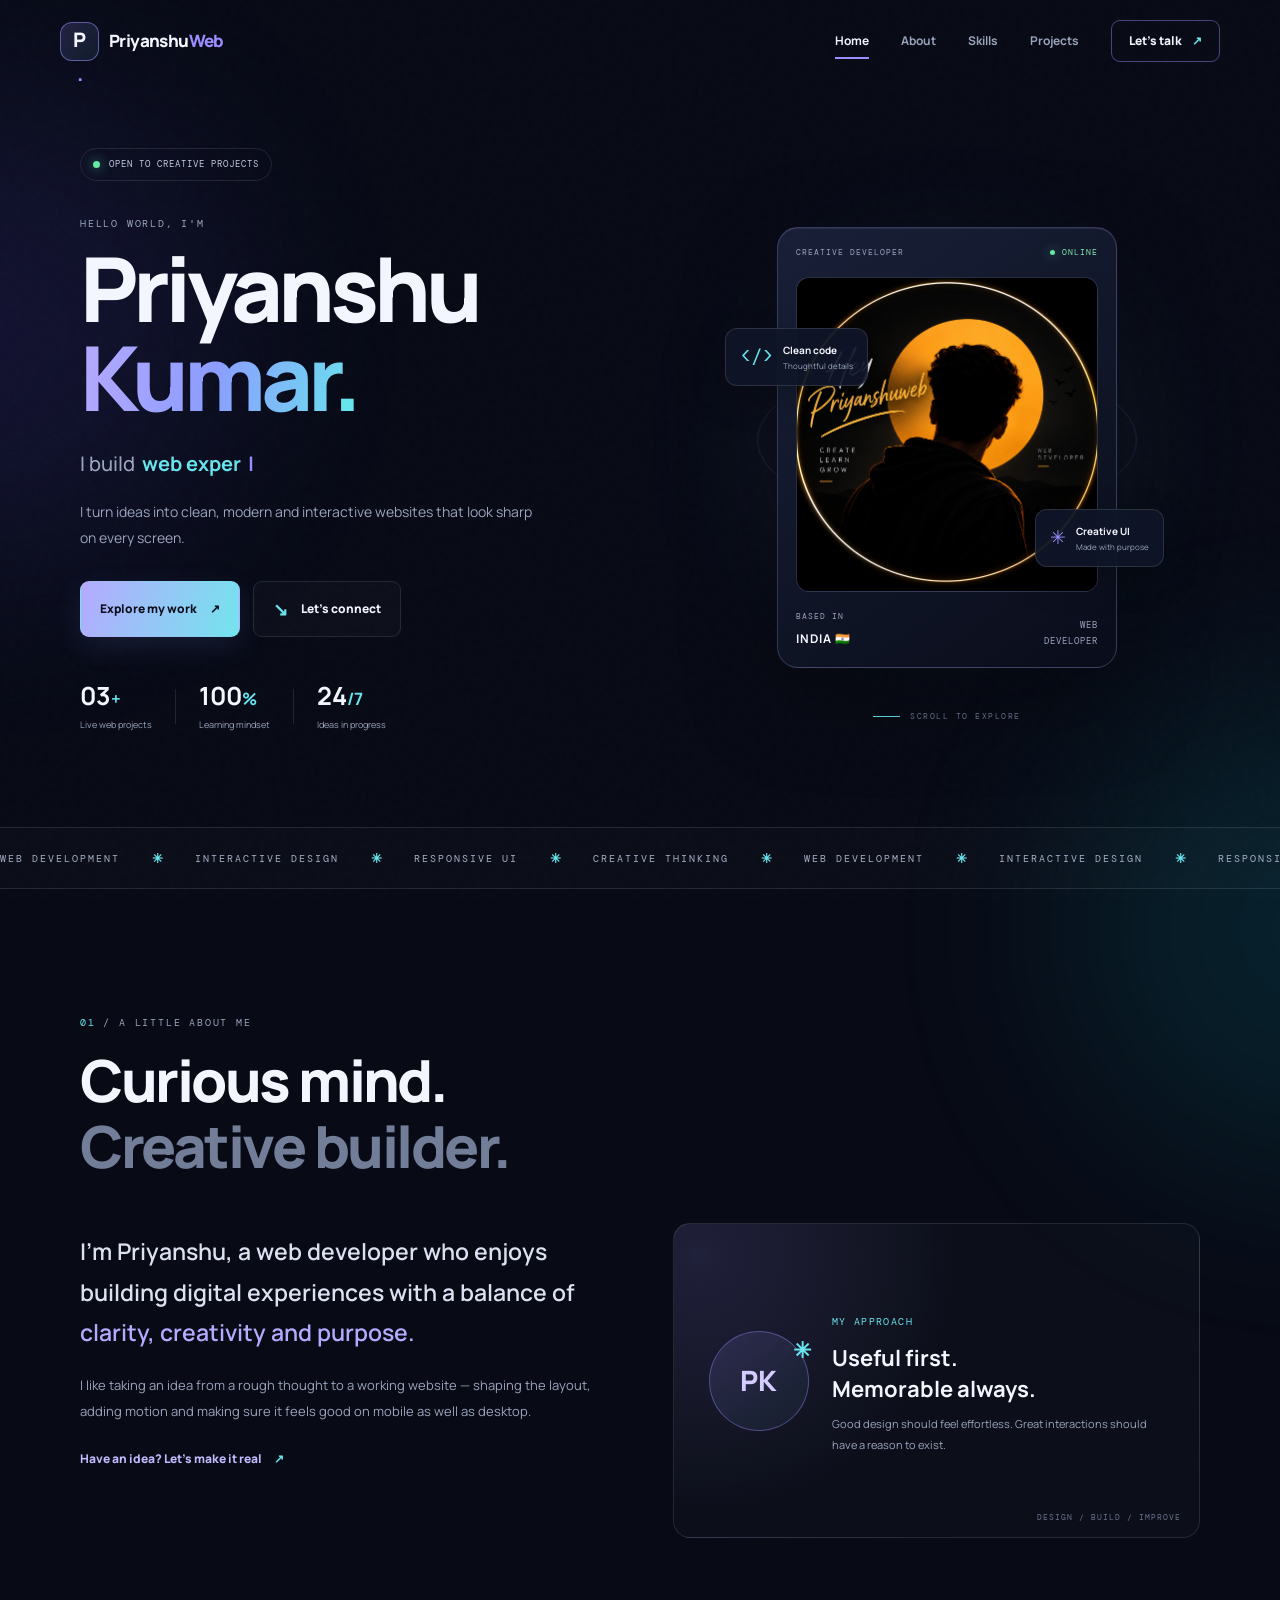
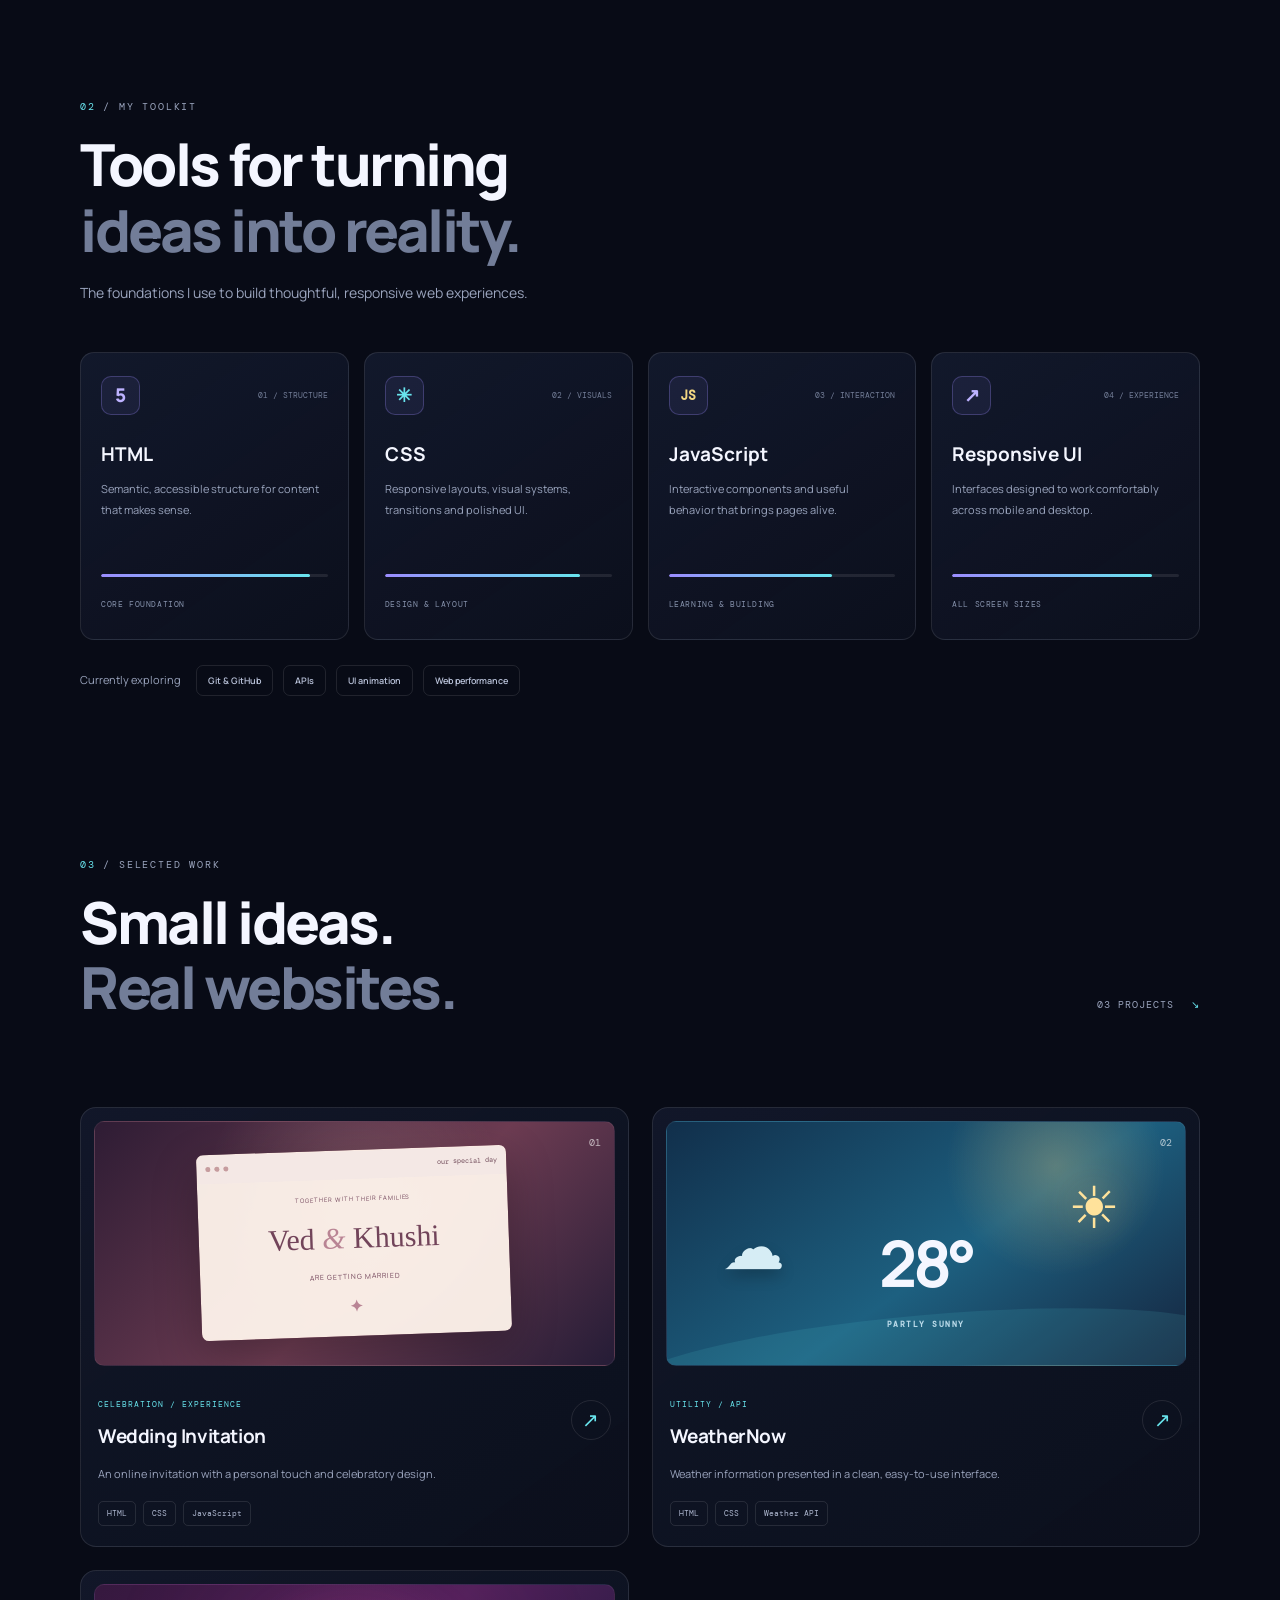
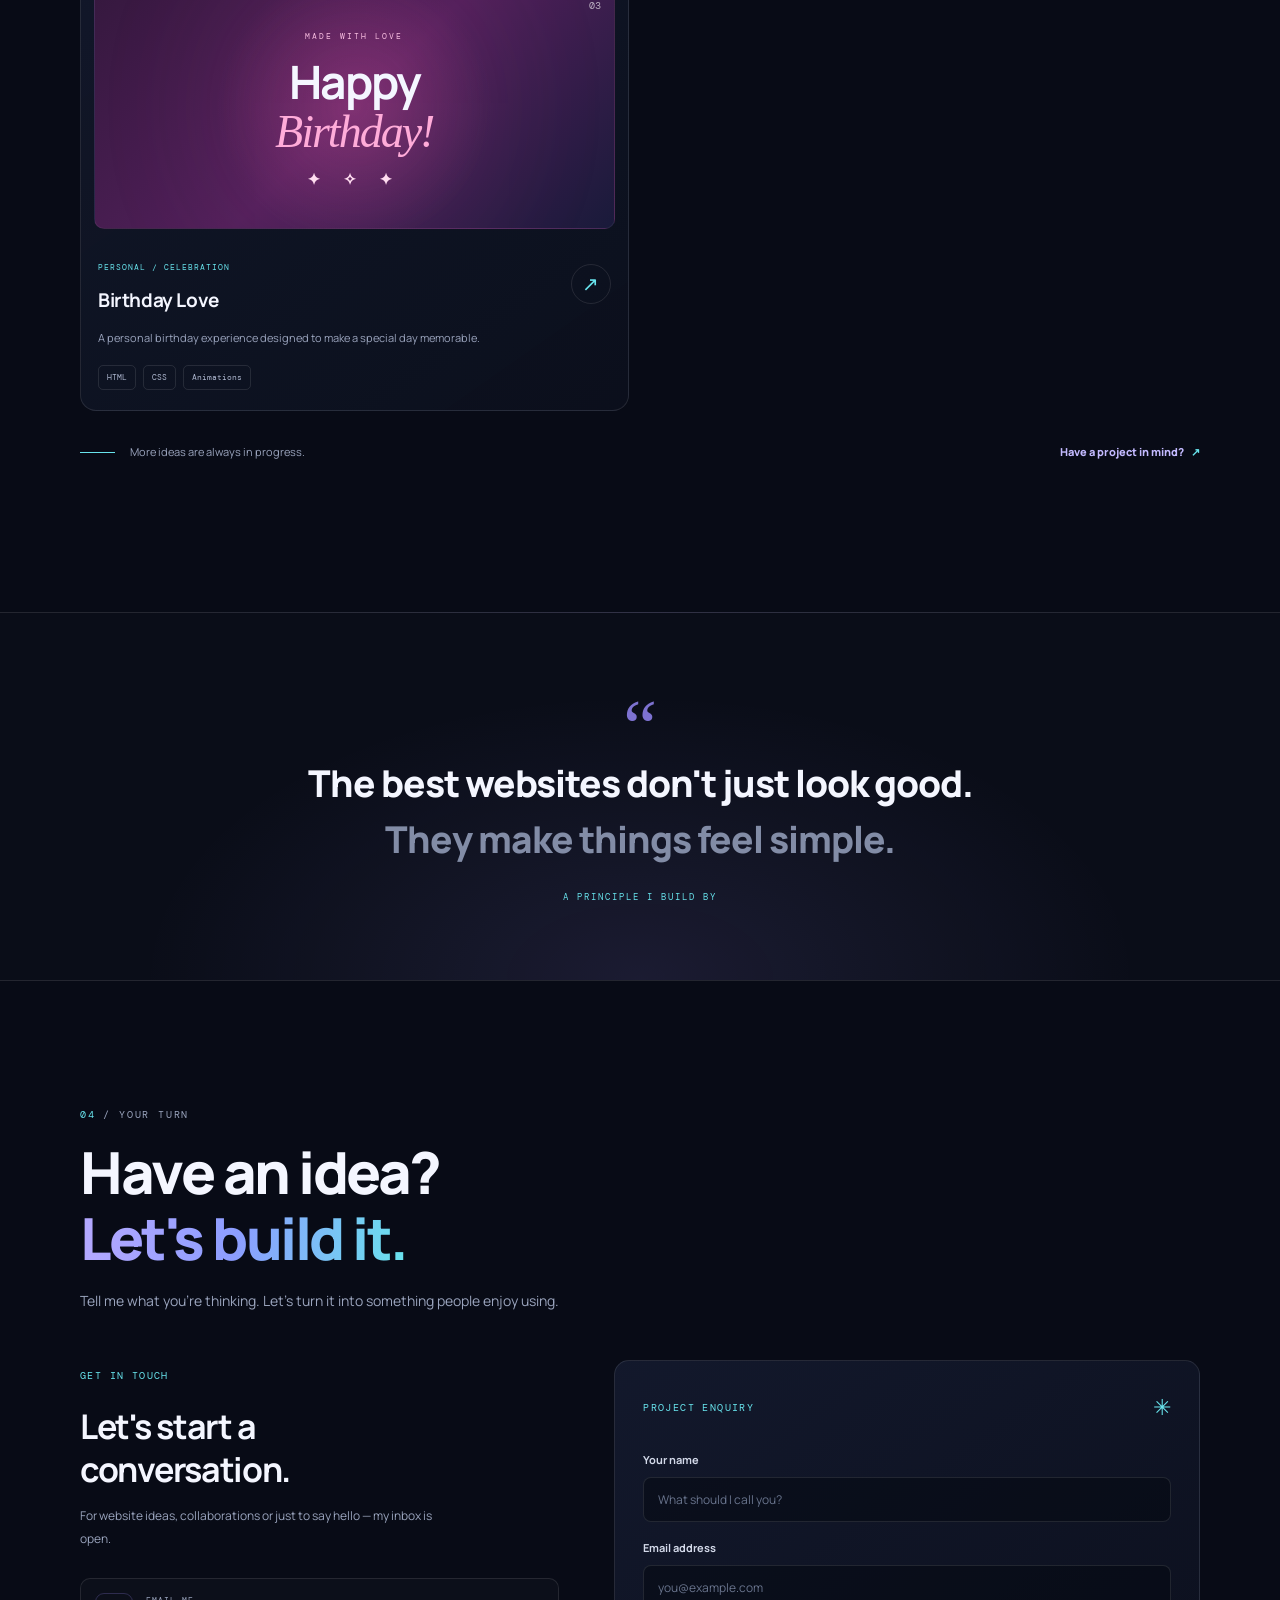
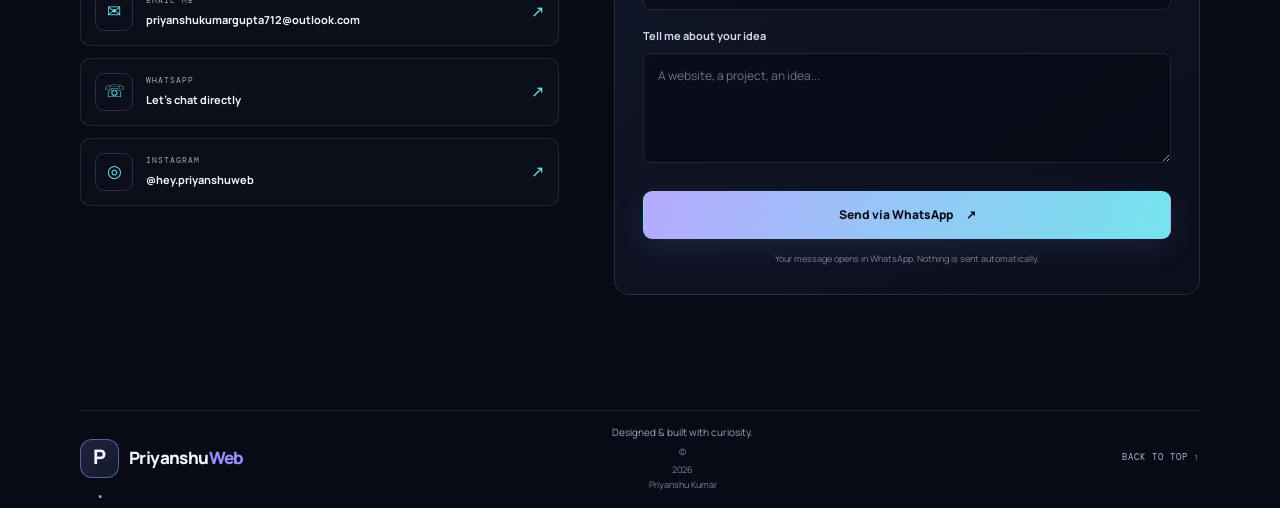
<file: index.html>
<!DOCTYPE html>
<html lang="en">
<head>
  <meta charset="UTF-8">
  <meta name="viewport" content="width=device-width, initial-scale=1.0">
  <meta name="theme-color" content="#080b16">
  <meta name="description" content="Priyanshu Kumar — web developer creating modern, responsive and interactive websites.">
  <title>Priyanshu Kumar — Creative Web Developer</title>

  <link rel="preconnect" href="https://fonts.googleapis.com">
  <link rel="preconnect" href="https://fonts.gstatic.com" crossorigin>
  <link href="https://fonts.googleapis.com/css2?family=DM+Mono:wght@400;500&family=Manrope:wght@400;500;600;700;800&display=swap" rel="stylesheet">
  <link rel="stylesheet" href="style.css">
</head>
<body>

  <div class="scroll-progress"><span id="scrollProgress"></span></div>
  <div class="ambient ambient-one"></div>
  <div class="ambient ambient-two"></div>
  <div class="noise-overlay"></div>

  <header class="site-header" id="top">
    <nav class="nav-shell" aria-label="Main navigation">
      <a class="brand" href="#home">
        <span class="brand-mark">P<span>.</span></span>
        <span>Priyanshu<span class="brand-muted">Web</span></span>
      </a>

      <button class="menu-toggle" id="menuToggle" aria-label="Open navigation" aria-expanded="false">
        <span></span><span></span>
      </button>

      <div class="nav-links" id="navLinks">
        <a class="nav-link active" href="#home">Home</a>
        <a class="nav-link" href="#about">About</a>
        <a class="nav-link" href="#skills">Skills</a>
        <a class="nav-link" href="#projects">Projects</a>
        <a class="nav-contact" href="#contact">Let's talk <span>↗</span></a>
      </div>
    </nav>
  </header>

  <main>
    <!-- HERO -->
    <section id="home" class="hero section-wrap">
      <div class="hero-copy reveal">
        <div class="availability">
          <span class="status-dot"></span>
          OPEN TO CREATIVE PROJECTS
        </div>

        <p class="eyebrow">HELLO WORLD, I'M</p>
        <h1>Priyanshu<br><span class="gradient-text">Kumar<span class="hero-period">.</span></span></h1>

        <div class="role-line">
          <span class="role-prefix">I build</span>
          <span id="typedRole">web experiences</span>
          <span class="typing-cursor">|</span>
        </div>

        <p class="hero-description">
          I turn ideas into clean, modern and interactive websites
          that look sharp on every screen.
        </p>

        <div class="hero-actions">
          <a class="button button-primary" href="#projects">Explore my work <span>↗</span></a>
          <a class="button button-ghost" href="#contact"><span class="play-icon">↘</span> Let's connect</a>
        </div>

        <div class="hero-meta">
          <div><strong>03<span>+</span></strong><small>Live web projects</small></div>
          <i></i>
          <div><strong>100<span>%</span></strong><small>Learning mindset</small></div>
          <i></i>
          <div><strong>24<span>/7</span></strong><small>Ideas in progress</small></div>
        </div>
      </div>

      <div class="hero-visual reveal" data-delay="150">
        <div class="visual-orbit orbit-one"></div>
        <div class="visual-orbit orbit-two"></div>
        <div class="visual-halo"></div>

        <div class="profile-stage" id="profileStage" data-tilt>
          <div class="stage-topline">
            <span>CREATIVE DEVELOPER</span>
            <span class="stage-live"><b></b> ONLINE</span>
          </div>

          <div class="profile-frame">
            <img src="profile.jpg" alt="Portrait of Priyanshu Kumar"
              onerror="this.style.display='none';this.nextElementSibling.style.display='grid'">
            <div class="profile-fallback">PK<span>.</span></div>
          </div>

          <div class="stage-bottom">
            <div><small>BASED IN</small><strong>INDIA 🇮🇳</strong></div>
            <div class="stage-coordinate">WEB<br>DEVELOPER</div>
          </div>

          <div class="float-chip chip-code">
            <span>&lt;/&gt;</span>
            <div><b>Clean code</b><small>Thoughtful details</small></div>
          </div>

          <div class="float-chip chip-design">
            <span>✳</span>
            <div><b>Creative UI</b><small>Made with purpose</small></div>
          </div>
        </div>

        <div class="scroll-cue"><span></span> SCROLL TO EXPLORE</div>
      </div>
    </section>

    <!-- MOVING TEXT -->
    <div class="ticker">
      <div class="ticker-track">
        <span>WEB DEVELOPMENT</span><b>✳</b>
        <span>INTERACTIVE DESIGN</span><b>✳</b>
        <span>RESPONSIVE UI</span><b>✳</b>
        <span>CREATIVE THINKING</span><b>✳</b>
        <span>WEB DEVELOPMENT</span><b>✳</b>
        <span>INTERACTIVE DESIGN</span><b>✳</b>
        <span>RESPONSIVE UI</span><b>✳</b>
        <span>CREATIVE THINKING</span><b>✳</b>
      </div>
    </div>

    <!-- ABOUT -->
    <section id="about" class="section-wrap section-block">
      <div class="section-heading reveal">
        <p class="eyebrow"><span>01</span> / A LITTLE ABOUT ME</p>
        <h2>Curious mind.<br><span class="muted-heading">Creative builder.</span></h2>
      </div>

      <div class="about-grid">
        <div class="about-copy reveal">
          <p class="large-copy">
            I'm Priyanshu, a web developer who enjoys building digital
            experiences with a balance of
            <span class="text-accent">clarity, creativity and purpose.</span>
          </p>
          <p>
            I like taking an idea from a rough thought to a working website —
            shaping the layout, adding motion and making sure it feels good
            on mobile as well as desktop.
          </p>
          <a href="#contact" class="text-link">Have an idea? Let's make it real <span>↗</span></a>
        </div>

        <div class="about-side reveal" data-delay="100">
          <div class="about-orb"><span>PK</span><i>✳</i></div>
          <div class="about-side-text">
            <span class="mono-label">MY APPROACH</span>
            <h3>Useful first.<br>Memorable always.</h3>
            <p>Good design should feel effortless. Great interactions should have a reason to exist.</p>
          </div>
          <div class="corner-code">DESIGN / BUILD / IMPROVE</div>
        </div>
      </div>
    </section>

    <!-- SKILLS -->
    <section id="skills" class="section-wrap section-block skills-section">
      <div class="section-heading reveal">
        <p class="eyebrow"><span>02</span> / MY TOOLKIT</p>
        <h2>Tools for turning<br><span class="muted-heading">ideas into reality.</span></h2>
        <p class="section-subtitle">The foundations I use to build thoughtful, responsive web experiences.</p>
      </div>

      <div class="skills-grid">
        <article class="skill-card reveal" data-tilt>
          <div class="skill-card-top"><span class="skill-symbol">5</span><span class="skill-index">01 / STRUCTURE</span></div>
          <h3>HTML</h3>
          <p>Semantic, accessible structure for content that makes sense.</p>
          <div class="skill-track"><span style="--level:92%"></span></div>
          <small>CORE FOUNDATION</small>
        </article>

        <article class="skill-card reveal" data-tilt data-delay="70">
          <div class="skill-card-top"><span class="skill-symbol css-symbol">✳</span><span class="skill-index">02 / VISUALS</span></div>
          <h3>CSS</h3>
          <p>Responsive layouts, visual systems, transitions and polished UI.</p>
          <div class="skill-track"><span style="--level:86%"></span></div>
          <small>DESIGN & LAYOUT</small>
        </article>

        <article class="skill-card reveal" data-tilt data-delay="140">
          <div class="skill-card-top"><span class="skill-symbol js-symbol">JS</span><span class="skill-index">03 / INTERACTION</span></div>
          <h3>JavaScript</h3>
          <p>Interactive components and useful behavior that brings pages alive.</p>
          <div class="skill-track"><span style="--level:72%"></span></div>
          <small>LEARNING & BUILDING</small>
        </article>

        <article class="skill-card reveal" data-tilt data-delay="210">
          <div class="skill-card-top"><span class="skill-symbol">↗</span><span class="skill-index">04 / EXPERIENCE</span></div>
          <h3>Responsive UI</h3>
          <p>Interfaces designed to work comfortably across mobile and desktop.</p>
          <div class="skill-track"><span style="--level:88%"></span></div>
          <small>ALL SCREEN SIZES</small>
        </article>
      </div>

      <div class="tool-tags reveal">
        <span>Currently exploring</span>
        <b>Git & GitHub</b><b>APIs</b><b>UI animation</b><b>Web performance</b>
      </div>
    </section>

    <!-- PROJECTS -->
    <section id="projects" class="section-wrap section-block project-section">
      <div class="section-heading section-heading-row reveal">
        <div>
          <p class="eyebrow"><span>03</span> / SELECTED WORK</p>
          <h2>Small ideas.<br><span class="muted-heading">Real websites.</span></h2>
        </div>
        <span class="projects-count">03 PROJECTS <span>↘</span></span>
      </div>

      <p class="section-subtitle reveal">
        A growing collection of experiments, useful tools and creative web experiences.
      </p>

      <div class="projects-grid">
        <!-- Wedding project -->
        <article class="project-card project-featured reveal" data-tilt>
          <div class="project-preview preview-wedding">
            <div class="preview-window">
              <div class="preview-bar"><i></i><i></i><i></i><span>our special day</span></div>
              <div class="wedding-preview-content">
                <span>TOGETHER WITH THEIR FAMILIES</span>
                <strong>Ved <em>&</em> Khushi</strong>
                <small>ARE GETTING MARRIED</small>
                <b>✦</b>
              </div>
            </div>
            <span class="preview-number">01</span>
          </div>

          <div class="project-info">
            <div><span class="project-type">CELEBRATION / EXPERIENCE</span><h3>Wedding Invitation</h3></div>
            <a href="https://ved-khushi.vercel.app/" target="_blank" rel="noopener noreferrer" class="project-arrow" aria-label="Open wedding invitation website">↗</a>
          </div>
          <p>An online invitation with a personal touch and celebratory design.</p>
          <div class="project-tags"><span>HTML</span><span>CSS</span><span>JavaScript</span></div>
        </article>

        <!-- Weather project -->
        <article class="project-card reveal" data-tilt data-delay="100">
          <div class="project-preview preview-weather">
            <div class="weather-sun">☀</div>
            <div class="weather-cloud">☁</div>
            <div class="weather-temp">28°<small>PARTLY SUNNY</small></div>
            <div class="weather-lines"></div>
            <span class="preview-number">02</span>
          </div>

          <div class="project-info">
            <div><span class="project-type">UTILITY / API</span><h3>WeatherNow</h3></div>
            <a href="https://livewheater.vercel.app/" target="_blank" rel="noopener noreferrer" class="project-arrow" aria-label="Open WeatherNow website">↗</a>
          </div>
          <p>Weather information presented in a clean, easy-to-use interface.</p>
          <div class="project-tags"><span>HTML</span><span>CSS</span><span>Weather API</span></div>
        </article>

        <!-- Birthday project -->
        <article class="project-card reveal" data-tilt data-delay="180">
          <div class="project-preview preview-birthday">
            <div class="birthday-glow"></div>
            <div class="birthday-content">
              <span>MADE WITH LOVE</span>
              <strong>Happy<br><i>Birthday!</i></strong>
              <b>✦ ✧ ✦</b>
            </div>
            <span class="preview-number">03</span>
          </div>

          <div class="project-info">
            <div><span class="project-type">PERSONAL / CELEBRATION</span><h3>Birthday Love</h3></div>
            <a href="https://heypriyanshuweb.github.io/HappyBirthdayLove/" target="_blank" rel="noopener noreferrer" class="project-arrow" aria-label="Open Birthday Love website">↗</a>
          </div>
          <p>A personal birthday experience designed to make a special day memorable.</p>
          <div class="project-tags"><span>HTML</span><span>CSS</span><span>Animations</span></div>
        </article>
      </div>

      <div class="project-bottom reveal">
        <span class="project-bottom-line"></span>
        <p>More ideas are always in progress.</p>
        <a href="#contact">Have a project in mind? <span>↗</span></a>
      </div>
    </section>

    <!-- QUOTE -->
    <section class="quote-band">
      <div class="quote-mark">“</div>
      <p class="reveal">The best websites don't just look good.<br><span>They make things feel simple.</span></p>
      <span class="quote-caption">A PRINCIPLE I BUILD BY</span>
    </section>

    <!-- CONTACT -->
    <section id="contact" class="section-wrap section-block contact-section">
      <div class="section-heading reveal">
        <p class="eyebrow"><span>04</span> / YOUR TURN</p>
        <h2>Have an idea?<br><span class="gradient-text">Let's build it.</span></h2>
        <p class="section-subtitle">Tell me what you're thinking. Let's turn it into something people enjoy using.</p>
      </div>

      <div class="contact-grid">
        <div class="contact-panel reveal">
          <span class="mono-label">GET IN TOUCH</span>
          <h3>Let's start a<br>conversation.</h3>
          <p>For website ideas, collaborations or just to say hello — my inbox is open.</p>

          <a class="contact-method" href="mailto:priyanshukumargupta712@outlook.com">
            <span class="method-icon">✉</span>
            <span><small>EMAIL ME</small><b>priyanshukumargupta712@outlook.com</b></span>
            <span class="method-arrow">↗</span>
          </a>

          <a class="contact-method" href="https://wa.me/919142686191" target="_blank" rel="noopener noreferrer">
            <span class="method-icon">☏</span>
            <span><small>WHATSAPP</small><b>Let's chat directly</b></span>
            <span class="method-arrow">↗</span>
          </a>

          <a class="contact-method" href="https://instagram.com/hey.priyanshuweb" target="_blank" rel="noopener noreferrer">
            <span class="method-icon">◎</span>
            <span><small>INSTAGRAM</small><b>@hey.priyanshuweb</b></span>
            <span class="method-arrow">↗</span>
          </a>
        </div>

        <form class="contact-form reveal" id="contactForm">
          <div class="form-heading"><span class="mono-label">PROJECT ENQUIRY</span><span class="form-spark">✳</span></div>

          <label for="name">Your name</label>
          <input type="text" id="name" name="name" placeholder="What should I call you?" autocomplete="name" required>

          <label for="email">Email address</label>
          <input type="email" id="email" name="email" placeholder="you@example.com" autocomplete="email" required>

          <label for="message">Tell me about your idea</label>
          <textarea id="message" name="message" rows="4" placeholder="A website, a project, an idea..." required></textarea>

          <button class="button button-primary form-submit" type="submit">Send via WhatsApp <span>↗</span></button>
          <p class="form-note">Your message opens in WhatsApp. Nothing is sent automatically.</p>
        </form>
      </div>
    </section>
  </main>

  <footer class="site-footer">
    <a class="brand" href="#home">
      <span class="brand-mark">P<span>.</span></span>
      <span>Priyanshu<span class="brand-muted">Web</span></span>
    </a>
    <p>Designed & built with curiosity. <span>© <span id="currentYear">2026</span> Priyanshu Kumar</span></p>
    <a class="back-top" href="#top">BACK TO TOP ↑</a>
  </footer>

  <button class="back-to-top" id="backToTop" aria-label="Back to top">↑</button>

  <script src="script.js"></script>
</body>
</html>
</file>
<file: style.css>
:root {
  --bg: #080b16;
  --bg-soft: #0d1120;
  --card: rgba(17, 23, 42, .78);
  --text: #f4f6ff;
  --muted: #9aa4bd;
  --line: rgba(255, 255, 255, .10);
  --accent: #9b8cff;
  --cyan: #68e4ed;
  --font: "Manrope", sans-serif;
  --mono: "DM Mono", monospace;
}

* {
  box-sizing: border-box;
  margin: 0;
  padding: 0;
}

html {
  scroll-behavior: smooth;
  scroll-padding-top: 95px;
  overflow-x: clip;
}

body {
  position: relative;
  min-height: 100vh;
  overflow-x: clip;
  background: var(--bg);
  color: var(--text);
  font-family: var(--font);
  line-height: 1.7;
  -webkit-font-smoothing: antialiased;
}

body, button, input, textarea {
  font-family: var(--font);
}

button, a {
  -webkit-tap-highlight-color: transparent;
}

a {
  color: inherit;
  text-decoration: none;
}

button {
  color: inherit;
}

img {
  display: block;
  max-width: 100%;
}

::selection {
  background: var(--accent);
  color: #080b16;
}

.ambient {
  position: fixed;
  z-index: -2;
  width: 460px;
  height: 460px;
  border-radius: 50%;
  filter: blur(110px);
  opacity: .12;
  pointer-events: none;
}

.ambient-one {
  top: 100px;
  left: -240px;
  background: #6554ff;
}

.ambient-two {
  top: 700px;
  right: -260px;
  background: #00cbd5;
}

.noise-overlay {
  position: fixed;
  inset: 0;
  z-index: -1;
  pointer-events: none;
  opacity: .035;
  background-image: url("data:image/svg+xml,%3Csvg viewBox='0 0 180 180' xmlns='http://www.w3.org/2000/svg'%3E%3Cfilter id='n'%3E%3CfeTurbulence type='fractalNoise' baseFrequency='.9' numOctaves='3' stitchTiles='stitch'/%3E%3C/filter%3E%3Crect width='100%25' height='100%25' filter='url(%23n)' opacity='.45'/%3E%3C/svg%3E");
}

.scroll-progress {
  position: fixed;
  z-index: 1000;
  top: 0;
  left: 0;
  width: 100%;
  height: 3px;
  background: transparent;
}

.scroll-progress span {
  display: block;
  width: 0;
  height: 100%;
  background: linear-gradient(90deg, var(--accent), var(--cyan));
}

/* Navigation */

.site-header {
  position: sticky;
  top: 0;
  z-index: 100;
  border-bottom: 1px solid transparent;
  transition: background .3s, border-color .3s;
}

.site-header.scrolled {
  background: rgba(8, 11, 22, .88);
  border-color: var(--line);
  backdrop-filter: blur(18px);
  -webkit-backdrop-filter: blur(18px);
}

.nav-shell {
  width: min(1160px, calc(100% - 64px));
  height: 82px;
  margin: auto;
  display: flex;
  align-items: center;
  justify-content: space-between;
  gap: 25px;
}

.brand {
  display: inline-flex;
  align-items: center;
  gap: 10px;
  font-size: 17px;
  font-weight: 800;
  letter-spacing: -.6px;
  white-space: nowrap;
}

.brand-mark {
  display: grid;
  place-items: center;
  width: 39px;
  height: 39px;
  border: 1px solid rgba(155, 140, 255, .55);
  border-radius: 12px;
  background: linear-gradient(135deg, rgba(155, 140, 255, .18), rgba(104, 228, 237, .08));
  font-size: 20px;
}

.brand-mark span,
.brand-muted {
  color: var(--accent);
}

.nav-links {
  display: flex;
  align-items: center;
  gap: 32px;
}

.nav-link {
  position: relative;
  color: var(--muted);
  font-size: 12px;
  font-weight: 700;
  transition: color .25s;
}

.nav-link::after {
  position: absolute;
  right: 0;
  bottom: -8px;
  left: 0;
  height: 2px;
  content: "";
  background: var(--accent);
  transform: scaleX(0);
  transform-origin: left;
  transition: transform .25s;
}

.nav-link:hover,
.nav-link.active {
  color: var(--text);
}

.nav-link.active::after,
.nav-link:hover::after {
  transform: scaleX(1);
}

.nav-contact {
  padding: 10px 17px;
  border: 1px solid rgba(155, 140, 255, .45);
  border-radius: 9px;
  font-size: 12px;
  font-weight: 800;
  transition: background .25s, transform .25s;
}

.nav-contact span {
  margin-left: 8px;
  color: var(--cyan);
}

.nav-contact:hover {
  background: rgba(155, 140, 255, .13);
  transform: translateY(-2px);
}

.menu-toggle {
  display: none;
  width: 42px;
  height: 42px;
  padding: 10px;
  border: 1px solid var(--line);
  border-radius: 10px;
  background: var(--bg-soft);
  cursor: pointer;
}

.menu-toggle span {
  display: block;
  width: 19px;
  height: 2px;
  margin: 5px auto;
  background: var(--text);
  transition: transform .25s;
}

.menu-toggle[aria-expanded="true"] span:first-child {
  transform: translateY(3.5px) rotate(45deg);
}

.menu-toggle[aria-expanded="true"] span:last-child {
  transform: translateY(-3.5px) rotate(-45deg);
}

/* Common layout */

.section-wrap {
  width: min(1120px, calc(100% - 64px));
  margin-right: auto;
  margin-left: auto;
}

.section-block {
  padding-top: 125px;
  padding-bottom: 25px;
}

.eyebrow {
  color: var(--muted);
  font-family: var(--mono);
  font-size: 10px;
  letter-spacing: 1.8px;
}

.eyebrow > span {
  color: var(--cyan);
}

.section-heading {
  margin-bottom: 45px;
}

.section-heading h2 {
  margin-top: 16px;
  font-size: clamp(36px, 5vw, 58px);
  line-height: 1.13;
  letter-spacing: -2.5px;
  font-weight: 800;
}

.muted-heading {
  color: #727d98;
}

.gradient-text {
  color: transparent;
  background: linear-gradient(100deg, #b3a8ff 5%, #8c9dff 48%, #68e4ed 100%);
  background-clip: text;
  -webkit-background-clip: text;
}

.section-subtitle {
  max-width: 580px;
  margin-top: 18px;
  color: var(--muted);
  font-size: 14px;
  line-height: 1.9;
}

.text-accent {
  color: #b5aaff;
}

.mono-label {
  color: var(--cyan);
  font-family: var(--mono);
  font-size: 10px;
  letter-spacing: 1.4px;
}

/* Hero */

.hero {
  min-height: 680px;
  display: grid;
  grid-template-columns: 1.05fr .95fr;
  align-items: center;
  gap: 55px;
  padding-top: 65px;
  padding-bottom: 95px;
}

.availability {
  display: inline-flex;
  align-items: center;
  gap: 9px;
  padding: 8px 12px;
  border: 1px solid var(--line);
  border-radius: 50px;
  color: #c2cbe0;
  font-family: var(--mono);
  font-size: 9px;
  letter-spacing: 1px;
}

.status-dot,
.stage-live b {
  width: 7px;
  height: 7px;
  border-radius: 50%;
  background: #65e8a2;
  box-shadow: 0 0 12px rgba(101, 232, 162, .7);
}

.hero-copy > .eyebrow {
  margin-top: 34px;
}

.hero h1 {
  margin-top: 12px;
  font-size: clamp(60px, 7vw, 90px);
  line-height: .99;
  font-weight: 800;
  letter-spacing: -5px;
}

.hero-period {
  color: var(--cyan);
}

.role-line {
  display: flex;
  flex-wrap: wrap;
  align-items: center;
  gap: 7px;
  margin-top: 25px;
  font-size: clamp(16px, 2vw, 20px);
  font-weight: 700;
}

.role-prefix {
  color: var(--muted);
  font-weight: 500;
}

#typedRole {
  color: var(--cyan);
}

.typing-cursor {
  color: var(--accent);
  animation: blink 1s step-end infinite;
}

@keyframes blink {
  50% { opacity: 0; }
}

.hero-description {
  max-width: 460px;
  margin-top: 18px;
  color: var(--muted);
  font-size: 14px;
  line-height: 1.9;
}

.hero-actions {
  display: flex;
  flex-wrap: wrap;
  gap: 13px;
  margin-top: 29px;
}

.button {
  min-height: 48px;
  display: inline-flex;
  align-items: center;
  justify-content: center;
  gap: 13px;
  padding: 12px 19px;
  border: 1px solid transparent;
  border-radius: 9px;
  font-size: 12px;
  font-weight: 800;
  cursor: pointer;
  transition: transform .25s, box-shadow .25s, background .25s;
}

.button:hover {
  transform: translateY(-3px);
}

.button-primary {
  color: #0b0d1a;
  background: linear-gradient(110deg, #b5aaff, #74e4ed);
  box-shadow: 0 9px 28px rgba(124, 153, 255, .13);
}

.button-primary:hover {
  box-shadow: 0 12px 32px rgba(124, 153, 255, .26);
}

.button-ghost {
  border-color: var(--line);
  color: var(--text);
  background: rgba(255, 255, 255, .025);
}

.button-ghost:hover {
  background: rgba(255, 255, 255, .07);
}

.play-icon {
  color: var(--cyan);
  font-size: 18px;
}

.hero-meta {
  display: flex;
  align-items: center;
  gap: 23px;
  margin-top: 43px;
}

.hero-meta > div {
  display: flex;
  flex-direction: column;
}

.hero-meta strong {
  font-size: 25px;
  line-height: 1.3;
}

.hero-meta strong span {
  color: var(--cyan);
  font-size: 17px;
}

.hero-meta small {
  margin-top: 4px;
  color: var(--muted);
  font-size: 9px;
}

.hero-meta > i {
  width: 1px;
  height: 35px;
  background: var(--line);
}

/* Hero visual */

.hero-visual {
  position: relative;
  min-width: 0;
  display: grid;
  place-items: center;
  padding: 35px 10px 20px;
}

.visual-orbit {
  position: absolute;
  width: 380px;
  height: 380px;
  max-width: 95%;
  border: 1px solid rgba(155, 140, 255, .16);
  border-radius: 50%;
  animation: orbit 28s linear infinite;
}

.orbit-one {
  transform: rotateX(65deg) rotate(-20deg);
}

.orbit-two {
  width: 330px;
  height: 330px;
  border-color: rgba(104, 228, 237, .13);
  transform: rotateX(65deg) rotate(40deg);
  animation-direction: reverse;
}

@keyframes orbit {
  to { rotate: 360deg; }
}

.visual-halo {
  position: absolute;
  width: 260px;
  height: 260px;
  border-radius: 50%;
  background: linear-gradient(135deg, var(--accent), var(--cyan));
  filter: blur(100px);
  opacity: .19;
}

.profile-stage {
  position: relative;
  z-index: 2;
  width: min(340px, 100%);
  padding: 18px;
  border: 1px solid rgba(182, 176, 255, .25);
  border-radius: 21px;
  background: linear-gradient(145deg, rgba(26, 33, 57, .95), rgba(10, 14, 27, .94));
  box-shadow: 0 30px 90px rgba(0, 0, 0, .35), inset 0 1px rgba(255, 255, 255, .07);
  transition: transform .25s;
  transform-style: preserve-3d;
}

.stage-topline,
.stage-bottom {
  display: flex;
  align-items: center;
  justify-content: space-between;
  gap: 10px;
  color: var(--muted);
  font-family: var(--mono);
  font-size: 8px;
  letter-spacing: 1px;
}

.stage-live {
  display: flex;
  align-items: center;
  gap: 7px;
  color: #83eab0;
}

.stage-live b {
  display: inline-block;
  width: 5px;
  height: 5px;
}

.profile-frame {
  position: relative;
  height: 315px;
  margin: 18px 0;
  overflow: hidden;
  border: 1px solid rgba(255, 255, 255, .09);
  border-radius: 13px;
  background:
    radial-gradient(circle at 50% 35%, rgba(155, 140, 255, .24), transparent 60%),
    linear-gradient(150deg, #1b2340, #111629);
}

.profile-frame img {
  width: 100%;
  height: 100%;
  object-fit: cover;
  object-position: center;
}

.profile-fallback {
  display: none;
  place-items: center;
  width: 100%;
  height: 100%;
  color: #d9d2ff;
  font-size: 82px;
  font-weight: 800;
  letter-spacing: -7px;
}

.profile-fallback span {
  color: var(--cyan);
}

.stage-bottom {
  align-items: end;
  font-size: 9px;
}

.stage-bottom > div:first-child {
  display: grid;
  gap: 5px;
}

.stage-bottom small {
  color: var(--muted);
  font-size: 8px;
}

.stage-bottom strong {
  color: var(--text);
  font-family: var(--font);
  font-size: 12px;
}

.stage-coordinate {
  text-align: right;
  line-height: 1.8;
}

.float-chip {
  position: absolute;
  z-index: 4;
  display: flex;
  align-items: center;
  gap: 10px;
  padding: 12px 14px;
  border: 1px solid rgba(255, 255, 255, .12);
  border-radius: 12px;
  background: rgba(16, 22, 40, .93);
  box-shadow: 0 12px 35px rgba(0, 0, 0, .24);
  animation: float 5s ease-in-out infinite;
}

.float-chip > span {
  color: var(--cyan);
  font-family: var(--mono);
  font-size: 19px;
}

.float-chip div {
  display: grid;
}

.float-chip b {
  font-size: 10px;
}

.float-chip small {
  color: var(--muted);
  font-size: 8px;
}

.chip-code {
  top: 100px;
  left: -53px;
}

.chip-design {
  right: -48px;
  bottom: 100px;
  animation-delay: -2s;
}

.chip-design > span {
  color: var(--accent);
}

@keyframes float {
  0%, 100% { transform: translateY(0); }
  50% { transform: translateY(-9px); }
}

.scroll-cue {
  position: absolute;
  bottom: -35px;
  display: flex;
  align-items: center;
  gap: 10px;
  color: #737d97;
  font-family: var(--mono);
  font-size: 8px;
  letter-spacing: 1.5px;
}

.scroll-cue span {
  width: 27px;
  height: 1px;
  background: var(--cyan);
}

/* Moving ticker */

.ticker {
  overflow: hidden;
  border-top: 1px solid var(--line);
  border-bottom: 1px solid var(--line);
  background: rgba(255, 255, 255, .015);
}

.ticker-track {
  width: max-content;
  display: flex;
  align-items: center;
  gap: 32px;
  padding: 19px 0;
  animation: tickerMove 30s linear infinite;
}

.ticker-track span {
  color: #a6afc7;
  font-family: var(--mono);
  font-size: 10px;
  letter-spacing: 2px;
  white-space: nowrap;
}

.ticker-track b {
  color: var(--cyan);
  font-size: 13px;
}

@keyframes tickerMove {
  to { transform: translateX(-50%); }
}

/* About */

.about-grid {
  display: grid;
  grid-template-columns: 1fr 1fr;
  align-items: stretch;
  gap: 65px;
}

.about-copy {
  padding-top: 8px;
}

.about-copy p {
  color: var(--muted);
  font-size: 13px;
  line-height: 2;
}

.about-copy .large-copy {
  margin-bottom: 20px;
  color: #dce1f1;
  font-size: clamp(18px, 2vw, 23px);
  font-weight: 600;
  line-height: 1.75;
}

.text-link {
  display: inline-flex;
  align-items: center;
  gap: 12px;
  margin-top: 25px;
  color: #c2baff;
  font-size: 12px;
  font-weight: 800;
}

.text-link span {
  color: var(--cyan);
  transition: transform .2s;
}

.text-link:hover span {
  transform: translate(3px, -3px);
}

.about-side {
  position: relative;
  min-height: 315px;
  display: flex;
  align-items: center;
  gap: 23px;
  padding: 35px;
  overflow: hidden;
  border: 1px solid var(--line);
  border-radius: 17px;
  background:
    radial-gradient(circle at 5% 10%, rgba(155, 140, 255, .14), transparent 45%),
    rgba(255, 255, 255, .02);
}

.about-orb {
  position: relative;
  flex: 0 0 100px;
  width: 100px;
  height: 100px;
  display: grid;
  place-items: center;
  border: 1px solid rgba(155, 140, 255, .4);
  border-radius: 50%;
  background: linear-gradient(135deg, rgba(155, 140, 255, .15), rgba(104, 228, 237, .05));
  color: #d4ccff;
  font-size: 28px;
  font-weight: 800;
}

.about-orb i {
  position: absolute;
  top: 0;
  right: -3px;
  color: var(--cyan);
  font-size: 22px;
  font-style: normal;
}

.about-side-text h3 {
  margin: 10px 0;
  font-size: 22px;
  line-height: 1.4;
}

.about-side-text p {
  color: var(--muted);
  font-size: 11px;
  line-height: 1.9;
}

.corner-code {
  position: absolute;
  right: 18px;
  bottom: 13px;
  color: #69738e;
  font-family: var(--mono);
  font-size: 8px;
  letter-spacing: 1px;
}

/* Skills */

.skills-section {
  padding-top: 135px;
}

.skills-grid {
  display: grid;
  grid-template-columns: repeat(4, minmax(0, 1fr));
  gap: 15px;
}

.skill-card {
  min-width: 0;
  padding: 23px 20px;
  border: 1px solid var(--line);
  border-radius: 14px;
  background: linear-gradient(145deg, rgba(21, 28, 49, .8), rgba(13, 17, 31, .7));
  transition: border-color .3s, background .3s, transform .3s;
}

.skill-card:hover {
  border-color: rgba(155, 140, 255, .45);
  background: rgba(24, 30, 53, .9);
}

.skill-card-top {
  display: flex;
  align-items: center;
  justify-content: space-between;
  gap: 8px;
}

.skill-symbol {
  width: 39px;
  height: 39px;
  display: grid;
  place-items: center;
  border: 1px solid rgba(155, 140, 255, .28);
  border-radius: 10px;
  color: #bdb2ff;
  background: rgba(155, 140, 255, .08);
  font-size: 19px;
  font-weight: 800;
}

.css-symbol {
  color: var(--cyan);
}

.js-symbol {
  color: #f3d782;
  font-family: var(--mono);
  font-size: 13px;
}

.skill-index {
  color: #737e98;
  font-family: var(--mono);
  font-size: 8px;
}

.skill-card h3 {
  margin-top: 23px;
  font-size: 19px;
}

.skill-card p {
  min-height: 75px;
  margin-top: 9px;
  color: var(--muted);
  font-size: 11px;
  line-height: 1.9;
}

.skill-track {
  height: 3px;
  margin: 20px 0 11px;
  overflow: hidden;
  border-radius: 5px;
  background: rgba(255, 255, 255, .09);
}

.skill-track span {
  display: block;
  width: var(--level);
  height: 100%;
  border-radius: inherit;
  background: linear-gradient(90deg, var(--accent), var(--cyan));
  transform-origin: left;
  animation: growBar 1.4s ease both;
}

@keyframes growBar {
  from { transform: scaleX(0); }
  to { transform: scaleX(1); }
}

.skill-card > small {
  color: #8792ac;
  font-family: var(--mono);
  font-size: 8px;
  letter-spacing: .6px;
}

.tool-tags {
  display: flex;
  align-items: center;
  flex-wrap: wrap;
  gap: 10px;
  margin-top: 25px;
}

.tool-tags > span {
  margin-right: 5px;
  color: var(--muted);
  font-size: 11px;
}

.tool-tags b {
  padding: 7px 11px;
  border: 1px solid var(--line);
  border-radius: 7px;
  color: #b9c2d9;
  font-size: 9px;
  font-weight: 600;
}

/* Projects */

.project-section {
  padding-top: 135px;
}

.section-heading-row {
  display: flex;
  align-items: end;
  justify-content: space-between;
  gap: 20px;
  margin-bottom: 25px;
}

.projects-count {
  padding-bottom: 7px;
  color: var(--muted);
  font-family: var(--mono);
  font-size: 10px;
  letter-spacing: 1px;
}

.projects-count span {
  margin-left: 10px;
  color: var(--cyan);
}

.projects-grid {
  display: grid;
  grid-template-columns: repeat(2, minmax(0, 1fr));
  align-items: stretch;
  gap: 23px;
  margin-top: 35px;
}

.project-card {
  min-width: 0;
  padding: 13px 13px 20px;
  overflow: hidden;
  border: 1px solid var(--line);
  border-radius: 16px;
  background: linear-gradient(145deg, rgba(19, 25, 44, .86), rgba(12, 16, 29, .92));
  transition: border-color .3s, box-shadow .3s, transform .3s;
}

.project-card:hover {
  border-color: rgba(155, 140, 255, .4);
  box-shadow: 0 20px 55px rgba(0, 0, 0, .18);
}

.project-preview {
  position: relative;
  height: 245px;
  display: grid;
  place-items: center;
  overflow: hidden;
  border: 1px solid rgba(255, 255, 255, .06);
  border-radius: 10px;
}

.preview-number {
  position: absolute;
  top: 12px;
  right: 13px;
  color: rgba(255, 255, 255, .65);
  font-family: var(--mono);
  font-size: 10px;
}

.preview-wedding {
  background:
    radial-gradient(circle at 50% 30%, rgba(255, 207, 190, .18), transparent 48%),
    linear-gradient(135deg, #2e1c34, #6d3c52 55%, #251c36);
}

.preview-window {
  width: 73%;
  max-width: 310px;
  overflow: hidden;
  border: 1px solid rgba(255, 231, 221, .3);
  border-radius: 7px;
  background: rgba(255, 245, 236, .95);
  box-shadow: 0 15px 45px rgba(0, 0, 0, .25);
  transform: rotate(-2deg);
  transition: transform .35s;
}

.project-card:hover .preview-window {
  transform: rotate(0) scale(1.025);
}

.preview-bar {
  display: flex;
  align-items: center;
  gap: 4px;
  padding: 8px;
  background: #f4e8e5;
}

.preview-bar i {
  width: 5px;
  height: 5px;
  border-radius: 50%;
  background: #c69c9e;
}

.preview-bar span {
  margin-left: auto;
  color: #75505e;
  font-family: var(--mono);
  font-size: 7px;
}

.wedding-preview-content {
  min-height: 145px;
  display: flex;
  flex-direction: column;
  align-items: center;
  justify-content: center;
  padding: 15px 8px;
  color: #72445a;
  text-align: center;
}

.wedding-preview-content > span {
  font-size: 6px;
  letter-spacing: 1px;
}

.wedding-preview-content strong {
  margin: 8px 0;
  font-family: Georgia, serif;
  font-size: clamp(20px, 3vw, 30px);
  font-weight: 500;
}

.wedding-preview-content em {
  color: #b98494;
}

.wedding-preview-content small {
  font-size: 7px;
  letter-spacing: 1px;
}

.wedding-preview-content b {
  margin-top: 10px;
  color: #b98494;
}

.preview-weather {
  background:
    radial-gradient(circle at 75% 18%, rgba(255, 211, 121, .28), transparent 25%),
    linear-gradient(145deg, #112f4b, #1d6080 55%, #15253f);
}

.weather-sun {
  position: absolute;
  top: 35px;
  right: 65px;
  color: #ffe29b;
  font-size: 58px;
  filter: drop-shadow(0 0 18px rgba(255, 211, 121, .35));
  animation: sunPulse 4s ease-in-out infinite;
}

.weather-cloud {
  position: absolute;
  top: 70px;
  left: 55px;
  color: #d6edf5;
  font-size: 63px;
  text-shadow: 0 7px 15px rgba(0, 0, 0, .2);
}

.weather-temp {
  position: relative;
  z-index: 2;
  margin-top: 55px;
  font-size: 64px;
  font-weight: 700;
  letter-spacing: -4px;
}

.weather-temp small {
  display: block;
  color: #b9d9e8;
  font-family: var(--mono);
  font-size: 8px;
  letter-spacing: 1.5px;
  text-align: center;
}

.weather-lines {
  position: absolute;
  right: -10%;
  bottom: -50px;
  left: -10%;
  height: 100px;
  border-radius: 50%;
  background: rgba(104, 228, 237, .1);
  transform: rotate(-5deg);
}

.preview-birthday {
  background:
    radial-gradient(circle at 50% 50%, rgba(255, 104, 176, .2), transparent 48%),
    linear-gradient(135deg, #35183e, #51205a 50%, #191a3a);
}

.birthday-glow {
  position: absolute;
  width: 190px;
  height: 190px;
  border-radius: 50%;
  background: #d946a8;
  filter: blur(85px);
  opacity: .25;
}

.birthday-content {
  position: relative;
  z-index: 1;
  text-align: center;
}

.birthday-content > span {
  color: #f7bde0;
  font-family: var(--mono);
  font-size: 8px;
  letter-spacing: 2px;
}

.birthday-content strong {
  display: block;
  margin: 10px 0;
  font-size: clamp(32px, 5vw, 46px);
  line-height: 1.05;
  letter-spacing: -2px;
}

.birthday-content i {
  color: #ffacd9;
  font-family: Georgia, serif;
  font-weight: 500;
}

.birthday-content b {
  color: #ffddf0;
  letter-spacing: 10px;
}

.project-info {
  display: flex;
  align-items: center;
  justify-content: space-between;
  gap: 12px;
  margin: 22px 4px 0;
}

.project-type {
  color: var(--cyan);
  font-family: var(--mono);
  font-size: 8px;
  letter-spacing: 1px;
}

.project-info h3 {
  margin-top: 5px;
  font-size: 19px;
  letter-spacing: -.4px;
}

.project-arrow {
  flex: 0 0 40px;
  width: 40px;
  height: 40px;
  display: grid;
  place-items: center;
  border: 1px solid var(--line);
  border-radius: 50%;
  color: var(--cyan);
  font-size: 20px;
  transition: color .25s, background .25s, transform .25s;
}

.project-arrow:hover {
  color: var(--bg);
  background: var(--cyan);
  transform: rotate(45deg);
}

.project-card > p {
  margin: 12px 4px;
  color: var(--muted);
  font-size: 11px;
  line-height: 1.9;
}

.project-tags {
  display: flex;
  flex-wrap: wrap;
  gap: 7px;
  margin: 16px 4px 0;
}

.project-tags span {
  padding: 5px 8px;
  border: 1px solid var(--line);
  border-radius: 5px;
  color: #aeb8d0;
  font-family: var(--mono);
  font-size: 8px;
}

.project-bottom {
  display: flex;
  align-items: center;
  flex-wrap: wrap;
  gap: 15px;
  margin-top: 32px;
  color: var(--muted);
  font-size: 11px;
}

.project-bottom-line {
  width: 35px;
  height: 1px;
  background: var(--cyan);
}

.project-bottom a {
  margin-left: auto;
  color: #c3baff;
  font-weight: 800;
}

.project-bottom a span {
  margin-left: 5px;
  color: var(--cyan);
}

/* Quote */

.quote-band {
  position: relative;
  margin-top: 125px;
  padding: 75px 25px;
  overflow: hidden;
  border-top: 1px solid var(--line);
  border-bottom: 1px solid var(--line);
  background:
    radial-gradient(ellipse at 50% 100%, rgba(155, 140, 255, .11), transparent 55%),
    rgba(255, 255, 255, .012);
  text-align: center;
}

.quote-mark {
  height: 50px;
  color: var(--accent);
  font-family: Georgia, serif;
  font-size: 76px;
  line-height: 1;
  opacity: .8;
}

.quote-band p {
  margin-top: 18px;
  font-size: clamp(22px, 4vw, 37px);
  font-weight: 800;
  line-height: 1.5;
  letter-spacing: -1px;
}

.quote-band p span {
  color: #828ca6;
}

.quote-caption {
  display: block;
  margin-top: 23px;
  color: var(--cyan);
  font-family: var(--mono);
  font-size: 9px;
  letter-spacing: 2px;
}

/* Contact */

.contact-section {
  padding-top: 125px;
  padding-bottom: 115px;
}

.contact-grid {
  display: grid;
  grid-template-columns: .9fr 1.1fr;
  gap: 55px;
  align-items: start;
}

.contact-panel h3 {
  margin-top: 18px;
  font-size: 34px;
  line-height: 1.25;
  letter-spacing: -1.3px;
}

.contact-panel > p {
  max-width: 370px;
  margin: 15px 0 27px;
  color: var(--muted);
  font-size: 12px;
  line-height: 1.9;
}

.contact-method {
  display: flex;
  align-items: center;
  gap: 13px;
  margin-top: 12px;
  padding: 14px;
  border: 1px solid var(--line);
  border-radius: 10px;
  background: rgba(255, 255, 255, .018);
  transition: border-color .25s, background .25s;
}

.contact-method:hover {
  border-color: rgba(155, 140, 255, .42);
  background: rgba(155, 140, 255, .045);
}

.method-icon {
  flex: 0 0 38px;
  width: 38px;
  height: 38px;
  display: grid;
  place-items: center;
  border: 1px solid rgba(155, 140, 255, .23);
  border-radius: 9px;
  color: var(--cyan);
  font-size: 17px;
}

.contact-method > span:nth-child(2) {
  min-width: 0;
  display: grid;
  gap: 3px;
}

.contact-method small {
  color: var(--muted);
  font-family: var(--mono);
  font-size: 8px;
  letter-spacing: 1px;
}

.contact-method b {
  overflow-wrap: anywhere;
  font-size: 11px;
}

.method-arrow {
  margin-left: auto;
  color: var(--cyan);
}

.contact-form {
  padding: 28px;
  border: 1px solid var(--line);
  border-radius: 15px;
  background: linear-gradient(145deg, rgba(21, 28, 49, .83), rgba(12, 16, 29, .83));
}

.form-heading {
  display: flex;
  align-items: center;
  justify-content: space-between;
  margin-bottom: 25px;
}

.form-spark {
  color: var(--cyan);
  font-size: 22px;
}

.contact-form label {
  display: block;
  margin: 17px 0 7px;
  color: #d3d9e9;
  font-size: 11px;
  font-weight: 700;
}

.contact-form input,
.contact-form textarea {
  width: 100%;
  min-width: 0;
  padding: 13px 14px;
  border: 1px solid rgba(255, 255, 255, .1);
  border-radius: 8px;
  outline: none;
  color: var(--text);
  background: rgba(5, 8, 17, .5);
  font-size: 12px;
  transition: border-color .25s, box-shadow .25s;
}

.contact-form input::placeholder,
.contact-form textarea::placeholder {
  color: #69748d;
}

.contact-form input:focus,
.contact-form textarea:focus {
  border-color: rgba(155, 140, 255, .75);
  box-shadow: 0 0 0 3px rgba(155, 140, 255, .08);
}

.contact-form textarea {
  min-height: 110px;
  resize: vertical;
}

.form-submit {
  width: 100%;
  margin-top: 20px;
}

.form-note {
  margin-top: 12px;
  color: #78839c;
  font-size: 9px;
  text-align: center;
}

/* Footer */

.site-footer {
  width: min(1120px, calc(100% - 64px));
  min-height: 95px;
  display: flex;
  align-items: center;
  justify-content: space-between;
  gap: 20px;
  margin: auto;
  border-top: 1px solid var(--line);
}

.site-footer p {
  color: var(--muted);
  font-size: 10px;
  text-align: center;
}

.site-footer p span {
  display: block;
  margin-top: 3px;
  color: #77819a;
  font-size: 9px;
}

.back-top {
  color: #aeb7ce;
  font-family: var(--mono);
  font-size: 9px;
  letter-spacing: 1px;
  white-space: nowrap;
}

.back-top:hover {
  color: var(--cyan);
}

.back-to-top {
  position: fixed;
  z-index: 50;
  right: 25px;
  bottom: 25px;
  width: 43px;
  height: 43px;
  border: 1px solid rgba(155, 140, 255, .45);
  border-radius: 12px;
  color: var(--text);
  background: rgba(17, 23, 42, .94);
  font-size: 20px;
  cursor: pointer;
  opacity: 0;
  visibility: hidden;
  transform: translateY(10px);
  transition: opacity .25s, visibility .25s, transform .25s, background .25s;
}

.back-to-top.visible {
  opacity: 1;
  visibility: visible;
  transform: translateY(0);
}

.back-to-top:hover {
  background: #252441;
}

/* Scroll reveal */

.reveal {
  opacity: 0;
  transform: translateY(22px);
  transition: opacity .7s ease, transform .7s ease;
}

.reveal.is-visible {
  opacity: 1;
  transform: translateY(0);
}

.reveal[data-delay="70"] { transition-delay: .07s; }
.reveal[data-delay="100"] { transition-delay: .1s; }
.reveal[data-delay="140"] { transition-delay: .14s; }
.reveal[data-delay="150"] { transition-delay: .15s; }
.reveal[data-delay="180"] { transition-delay: .18s; }
.reveal[data-delay="210"] { transition-delay: .21s; }

/* Tablet */

@media (max-width: 950px) {
  .nav-shell,
  .section-wrap,
  .site-footer {
    width: calc(100% - 44px);
  }

  .nav-links {
    gap: 20px;
  }

  .hero {
    min-height: 630px;
    gap: 25px;
  }

  .hero h1 {
    font-size: clamp(58px, 8vw, 78px);
  }

  .hero-meta {
    gap: 13px;
  }

  .hero-meta strong {
    font-size: 22px;
  }

  .profile-stage {
    width: 300px;
  }

  .profile-frame {
    height: 285px;
  }

  .chip-code {
    left: -25px;
  }

  .chip-design {
    right: -25px;
  }

  .skills-grid {
    grid-template-columns: repeat(2, minmax(0, 1fr));
  }

  .skill-card p {
    min-height: 48px;
  }

  .about-grid {
    gap: 30px;
  }

  .about-side {
    padding: 25px;
  }

  .contact-grid {
    gap: 30px;
  }
}

/* Mobile navigation and layout */

@media (max-width: 700px) {
  html {
    scroll-padding-top: 75px;
  }

  .nav-shell,
  .section-wrap,
  .site-footer {
    width: calc(100% - 36px);
  }

  .nav-shell {
    height: 72px;
  }

  .menu-toggle {
    display: block;
  }

  .nav-links {
    position: absolute;
    top: 72px;
    right: 0;
    left: 0;
    display: flex;
    flex-direction: column;
    align-items: stretch;
    gap: 0;
    padding: 12px 18px 20px;
    border-bottom: 1px solid var(--line);
    background: rgba(8, 11, 22, .98);
    backdrop-filter: blur(18px);
    -webkit-backdrop-filter: blur(18px);
    opacity: 0;
    visibility: hidden;
    transform: translateY(-8px);
    transition: opacity .25s, visibility .25s, transform .25s;
  }

  .nav-links.is-open {
    opacity: 1;
    visibility: visible;
    transform: translateY(0);
  }

  .nav-link {
    padding: 13px 5px;
    border-bottom: 1px solid rgba(255, 255, 255, .055);
  }

  .nav-link::after {
    display: none;
  }

  .nav-contact {
    margin-top: 14px;
    text-align: center;
  }

  .hero {
    min-height: auto;
    grid-template-columns: 1fr;
    gap: 35px;
    padding-top: 60px;
    padding-bottom: 85px;
  }

  .hero-copy {
    min-width: 0;
  }

  .hero h1 {
    font-size: clamp(58px, 13vw, 78px);
    letter-spacing: -3.5px;
  }

  .hero-copy > .eyebrow {
    margin-top: 27px;
  }

  .hero-description {
    max-width: 520px;
  }

  .hero-meta {
    gap: 17px;
    margin-top: 32px;
  }

  .hero-meta strong {
    font-size: 23px;
  }

  .hero-visual {
    margin-top: 10px;
    padding: 25px 12px 45px;
  }

  .profile-stage {
    width: min(320px, 82%);
  }

  .profile-frame {
    height: 290px;
  }

  .visual-orbit {
    width: 330px;
    height: 330px;
  }

  .orbit-two {
    width: 280px;
    height: 280px;
  }

  .chip-code {
    top: 75px;
    left: -8px;
  }

  .chip-design {
    right: -8px;
    bottom: 95px;
  }

  .scroll-cue {
    bottom: 0;
  }

  .section-block {
    padding-top: 85px;
  }

  .section-heading {
    margin-bottom: 30px;
  }

  .section-heading h2 {
    font-size: clamp(35px, 8vw, 48px);
    letter-spacing: -1.8px;
  }

  .about-grid,
  .contact-grid {
    grid-template-columns: 1fr;
    gap: 30px;
  }

  .about-side {
    min-height: 260px;
  }

  .skills-section,
  .project-section {
    padding-top: 90px;
  }

  .skills-grid {
    gap: 12px;
  }

  .skill-card {
    padding: 18px 15px;
  }

  .skill-card h3 {
    margin-top: 17px;
  }

  .skill-index {
    font-size: 7px;
  }

  .section-heading-row {
    align-items: start;
  }

  .projects-count {
    padding-top: 8px;
    font-size: 8px;
    white-space: nowrap;
  }

  .projects-grid {
    gap: 15px;
  }

  .project-preview {
    height: 200px;
  }

  .project-info {
    align-items: start;
  }

  .project-info h3 {
    font-size: 16px;
  }

  .project-type {
    font-size: 7px;
  }

  .project-arrow {
    flex-basis: 34px;
    width: 34px;
    height: 34px;
  }

  .weather-sun {
    top: 27px;
    right: 25px;
    font-size: 43px;
  }

  .weather-cloud {
    top: 65px;
    left: 18px;
    font-size: 45px;
  }

  .weather-temp {
    font-size: 51px;
  }

  .project-bottom {
    align-items: start;
  }

  .project-bottom a {
    width: 100%;
    margin-left: 50px;
  }

  .quote-band {
    margin-top: 85px;
    padding: 65px 18px;
  }

  .contact-section {
    padding-top: 85px;
    padding-bottom: 80px;
  }

  .contact-form {
    padding: 22px 18px;
  }

  .site-footer {
    min-height: 125px;
    flex-wrap: wrap;
    justify-content: space-between;
    padding: 22px 0;
  }

  .site-footer p {
    order: 3;
    width: 100%;
    text-align: left;
  }
}

/* Small phones */

@media (max-width: 420px) {
  .nav-shell,
  .section-wrap,
  .site-footer {
    width: calc(100% - 30px);
  }

  .brand {
    font-size: 15px;
  }

  .hero {
    padding-top: 45px;
  }

  .hero h1 {
    font-size: 57px;
  }

  .hero-actions {
    align-items: stretch;
  }

  .hero-actions .button {
    flex: 1 1 auto;
    padding: 11px 12px;
    font-size: 10px;
  }

  .hero-meta {
    justify-content: space-between;
    gap: 8px;
  }

  .hero-meta strong {
    font-size: 20px;
  }

  .hero-meta small {
    font-size: 8px;
  }

  .profile-stage {
    width: 84%;
    padding: 13px;
  }

  .profile-frame {
    height: 255px;
  }

  .float-chip {
    gap: 7px;
    padding: 9px;
  }

  .float-chip b {
    font-size: 9px;
  }

  .float-chip small {
    font-size: 7px;
  }

  .chip-code {
    left: -8px;
  }

  .chip-design {
    right: -8px;
  }

  .about-side {
    align-items: flex-start;
    flex-direction: column;
    gap: 18px;
    padding: 23px;
  }

  .about-orb {
    flex-basis: 75px;
    width: 75px;
    height: 75px;
    font-size: 22px;
  }

  .skills-grid {
    grid-template-columns: 1fr 1fr;
  }

  .skill-card {
    padding: 15px 12px;
  }

  .skill-card p {
    min-height: 80px;
    font-size: 10px;
  }

  .skill-index {
    max-width: 80px;
    text-align: right;
  }

  .tool-tags {
    gap: 7px;
  }

  .tool-tags > span {
    width: 100%;
  }

  .section-heading-row {
    flex-direction: column;
    gap: 8px;
  }

  .projects-count {
    padding-top: 0;
  }

  .projects-grid {
    grid-template-columns: 1fr;
  }

  .project-preview {
    height: 230px;
  }

  .weather-sun {
    right: 60px;
  }

  .weather-cloud {
    left: 55px;
  }

  .project-info h3 {
    font-size: 19px;
  }

  .project-type {
    font-size: 8px;
  }

  .project-arrow {
    flex-basis: 40px;
    width: 40px;
    height: 40px;
  }

  .contact-panel h3 {
    font-size: 30px;
  }

  .contact-method {
    gap: 9px;
    padding: 11px;
  }

  .contact-method b {
    font-size: 10px;
  }

  .back-to-top {
    right: 14px;
    bottom: 14px;
  }

  .back-top {
    font-size: 8px;
  }
}

/* Accessibility */

@media (prefers-reduced-motion: reduce) {
  *,
  *::before,
  *::after {
    scroll-behavior: auto !important;
    animation-duration: .01ms !important;
    animation-iteration-count: 1 !important;
    transition-duration: .01ms !important;
  }

  .reveal {
    opacity: 1;
    transform: none;
  }
}
</file>
